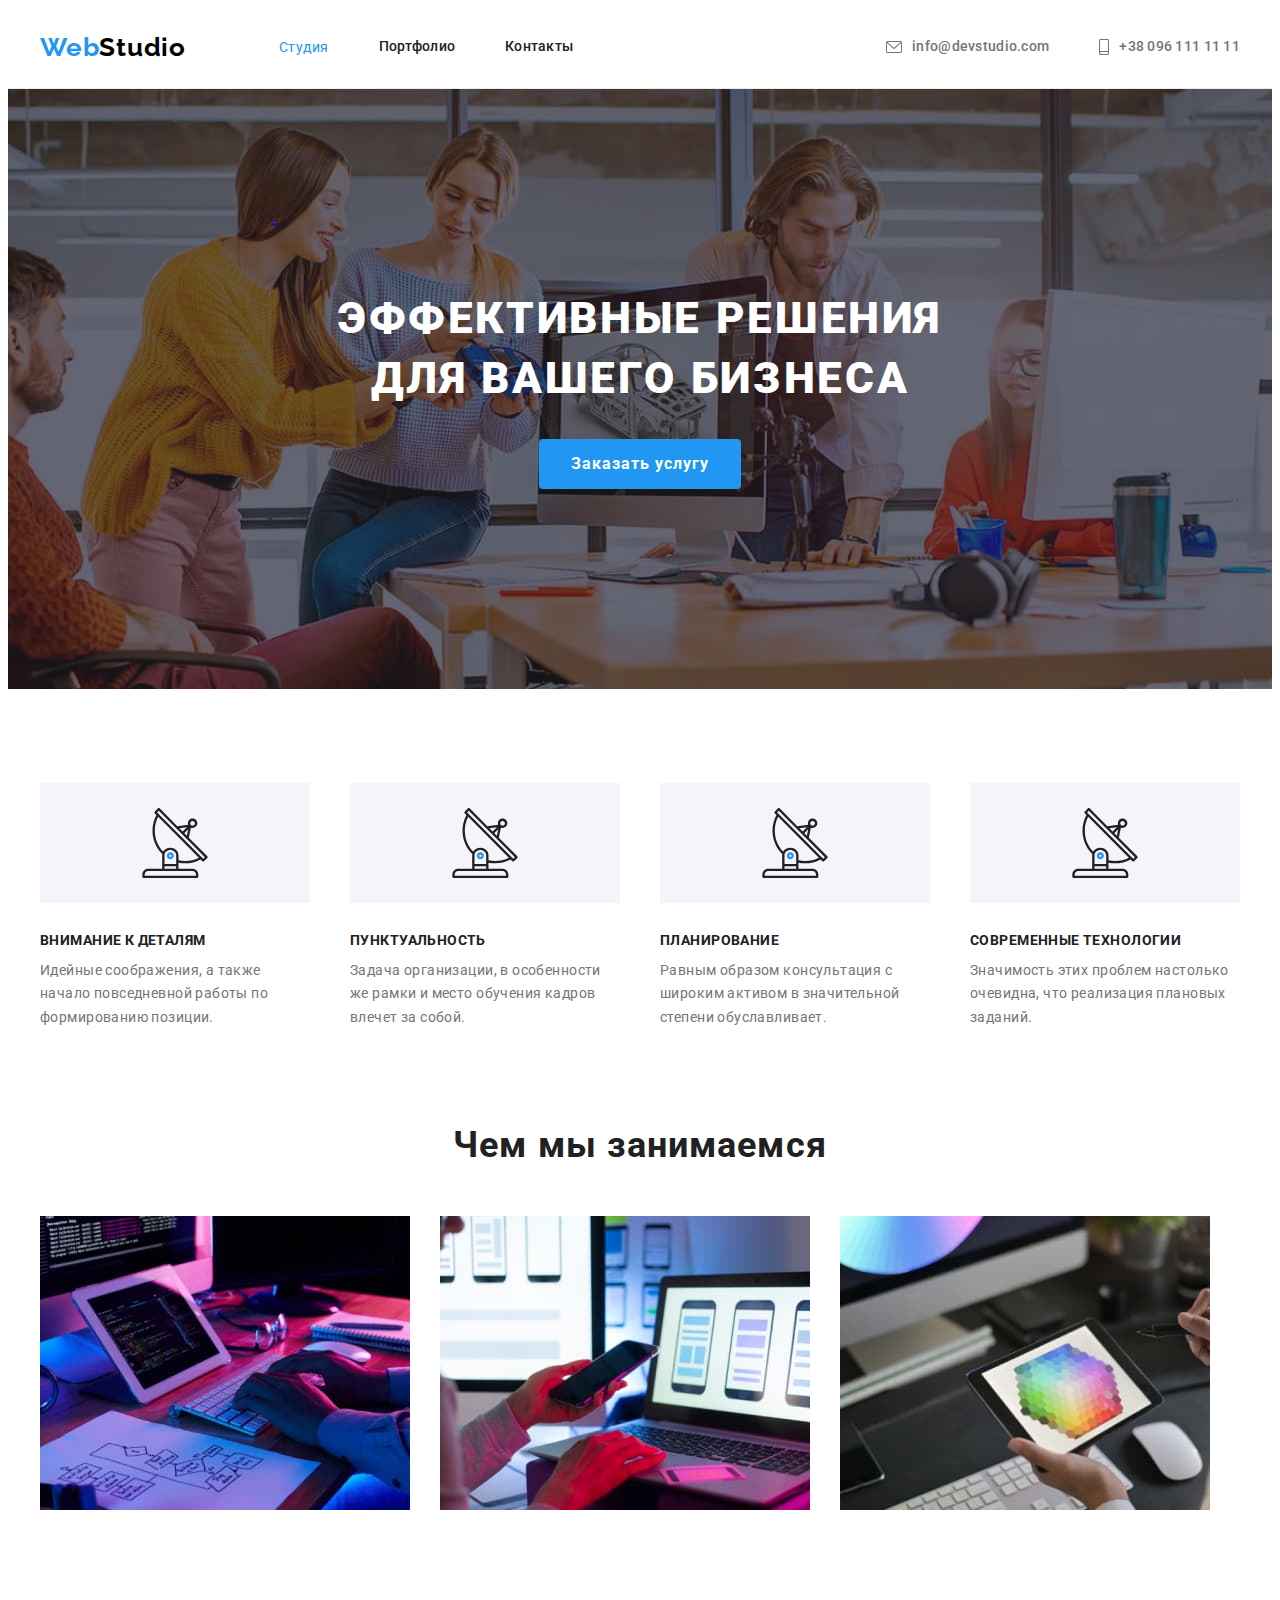
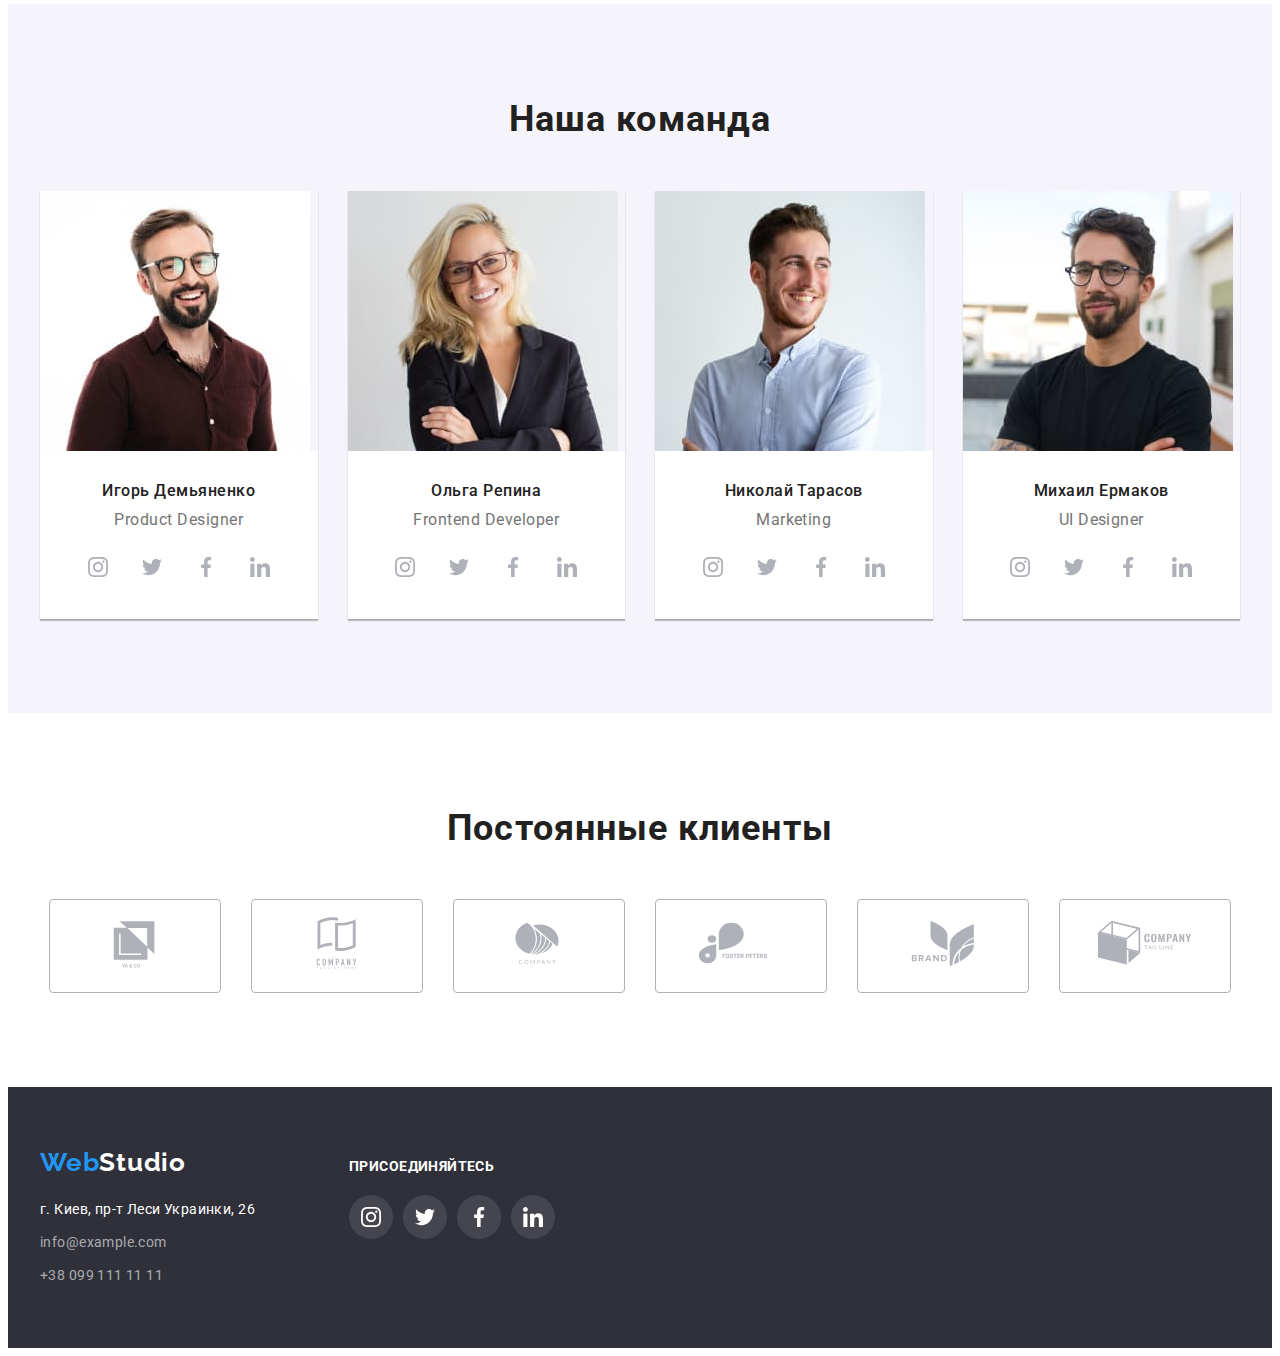
<file: index.html>
<!DOCTYPE html>
<html lang="ru">

<head>
  <meta charset="UTF-8">
  <meta http-equiv="X-UA-Compatible" content="IE=edge">
  <meta name="viewport" content="width=device-width, initial-scale=1.0">
  <title>Document</title>
  <link rel="preconnect" href="https://fonts.googleapis.com">
  <link rel="preconnect" href="https://fonts.gstatic.com" crossorigin>
  <link href="https://fonts.googleapis.com/css2?family=Raleway:wght@700&family=Roboto:wght@400;500;700;900&display=swap"
    rel="stylesheet">
  <link rel="stylesheet" href="https://cdnjs.cloudflare.com/ajax/libs/modern-normalize/1.1.0/modern-normalize.min.css"
    integrity="sha512-wpPYUAdjBVSE4KJnH1VR1HeZfpl1ub8YT/NKx4PuQ5NmX2tKuGu6U/JRp5y+Y8XG2tV+wKQpNHVUX03MfMFn9Q=="
    crossorigin="anonymous" referrerpolicy="no-referrer" />
  <link rel="stylesheet" href="./css/styles.css">
</head>

<body>
  <header>
    <div class="conteiner header-conteiner">
      <nav class="header-nav">
        <a class="logo" href="">Web<span class="header-logo-accent">Studio</span></a>
        <ul class="header-nav-link">
          <li><a class="header-link-current" href="">Студия</a></li>
          <li><a class="header-link" href="./portfolio.html">Портфолио</a></li>
          <li><a class="header-link" href="">Контакты</a></li>
        </ul>
      </nav>
        <div class="header-contact">
          <ul class="header-contact-list">
            <li class="header-contact-item">
              <a class="header-contact-link" href="mailto:info@devstudio.com">
                <svg class="header-contact-icon" width="16" height="12">
                  <use href="./images/icons.svg#icon-envelope" width="16"></use>
                </svg>
                info@devstudio.com</a></li>
            <li class="header-contact-item">
              
              <a class="header-contact-link" href="+380961111111">
                <svg class="header-contact-icon" width="10" height="16">
                  <use href="./images/icons.svg#icon-smartphone"></use>
                </svg>
                +38 096 111 11 11</a>
            </li>
          </ul>
        </div>  
    </div>
  </header>
  
  <main>
    <section class="hero">
      <div class="conteiner">
        <h1 class="main-titele">Эффективные решения<br /> для вашего бизнеса</h1>
        <button type="button" class="hero-btn">Заказать услугу</button>
      </div>
    </section>
    <section class="section features">
      <h2 class="title features-title">Наши главные особенности</h2>
      <div class="conteiner features-conteiner">  
        <ul class="features-list">
          <li class="features-item">
            <div class="features-icon-item">
              <svg class="features-icon">
                <use href="./images/icons.svg#icon-antenna"></use>
              </svg>
            </div>
            <h3 class="features-title-item">Внимание к деталям</h3>
            <p class="features-text-item">Идейные соображения, а также начало повседневной работы по формированию позиции.
            </p>
          </li>
          <li class="features-item">
            <div class="features-icon-item">
              <svg class="features-icon">
                <use href="./images/icons.svg#icon-antenna"></use>
              </svg>
            </div>
            <h3 class="features-title-item">Пунктуальность</h3>
            <p class="features-text-item">Задача организации, в особенности же рамки и место обучения кадров влечет за
              собой.</p>
          </li>
          <li class="features-item">
            <div class="features-icon-item">
              <svg class="features-icon">
                <use href="./images/icons.svg#icon-antenna"></use>
              </svg>
            </div>
            <h3 class="features-title-item">Планирование</h3>
            <p class="features-text-item">Равным образом консультация с широким активом в значительной степени
              обуславливает.</p>
          </li>
          <li class="features-item">
            <div class="features-icon-item">
              <svg class="features-icon">
                <use href="./images/icons.svg#icon-antenna"></use>
              </svg>
            </div>
            <h3 class="features-title-item">Современные технологии</h3>
            <p class="features-text-item">Значимость этих проблем настолько очевидна, что реализация плановых заданий.</p>
          </li>
        </ul>
      </div>
    </section>
    <section class="section our-work">
      <div class="conteiner">
        <h2 class="our-work-title">Чем мы занимаемся</h2>
        <ul class="our-work-img">
          <li><img src="./images/What-are-we-doing1.jpg" alt="пишет код" width="370" height="294"></li>
          <li><img src="./images/What-are-we-doing2.jpg" alt="сидит за ноутбуком с телефоном в руке" width="370"
              height="294"></li>
          <li><img src="./images/What-are-we-doing3.jpg" alt="работает на планшете" width="370" height="294"></li>
        </ul>
      </div>
    </section>
    <section class="section our-team">
      <div class="conteiner">
        <h2 class="our-team-title">Наша команда</h2>
        <ul class="our-team-list">
          <li class="our-team-item">
            <img src="./images/our_team/igor.jpg" alt="фото игоря" width="270" height="260">
            <div class="our-team-card-text">
              <h3 class="our-team-name">Игорь Демьяненко</h3>
              <p lang="en" class="our-team-proffetions">Product Designer</p>
              <ul class="our-team-socials-list">
                <li class="our-team-socials-item">
                  <a href="" class="our-team-socials-link">
                    <svg class="our-team-socials-icon">
                      <use href="./images/icons.svg#icon-instagram"></use>
                    </svg>
                  </a>
                </li>
                <li class="our-team-socials-item">
                  <a href="" class="our-team-socials-link">
                    <svg class="our-team-socials-icon">
                      <use href="./images/icons.svg#icon-twitter"></use>
                    </svg>
                  </a>
                </li>
                <li class="our-team-socials-item">
                  <a href="" class="our-team-socials-link">
                    <svg class="our-team-socials-icon">
                      <use href="./images/icons.svg#icon-facebook"></use>
                    </svg>
                  </a>
                </li>
                <li class="our-team-socials-item">
                  <a href="" class="our-team-socials-link">
                    <svg class="our-team-socials-icon">
                      <use href="./images/icons.svg#icon-linkedin-1"></use>
                    </svg>
                  </a>
                </li>
              </ul>
            </div> 
          </li>
          <li class="our-team-item">
            <img src="./images/our_team/olga.jpg" alt="фото ольги" width="270" height="260">
            <div class="our-team-card-text">
              <h3 class="our-team-name">Ольга Репина</h3>
              <p lang="en" class="our-team-proffetions">Frontend Developer</p>
              <ul class="our-team-socials-list">
                <li class="our-team-socials-item">
                  <a href="" class="our-team-socials-link">
                    <svg class="our-team-socials-icon">
                      <use href="./images/icons.svg#icon-instagram"></use>
                    </svg>
                  </a>
                </li>
                <li class="our-team-socials-item">
                  <a href="" class="our-team-socials-link">
                    <svg class="our-team-socials-icon">
                      <use href="./images/icons.svg#icon-twitter"></use>
                    </svg>
                  </a>
                </li>
                <li class="our-team-socials-item">
                  <a href="" class="our-team-socials-link">
                    <svg class="our-team-socials-icon">
                      <use href="./images/icons.svg#icon-facebook"></use>
                    </svg>
                  </a>
                </li>
                <li class="our-team-socials-item">
                  <a href="" class="our-team-socials-link">
                    <svg class="our-team-socials-icon">
                      <use href="./images/icons.svg#icon-linkedin-1"></use>
                    </svg>
                  </a>
                </li>
              </ul>
            </div>      
          </li>
          <li class="our-team-item">
            <img src="./images/our_team/nikolay.jpg" alt="фото николая" width="270" height="260">
            <div class="our-team-card-text">
              <h3 class="our-team-name">Николай Тарасов</h3>
              <p lang="en" class="our-team-proffetions">Marketing</p>
              <ul class="our-team-socials-list">
                <li class="our-team-socials-item">
                  <a href="" class="our-team-socials-link">
                    <svg class="our-team-socials-icon">
                      <use href="./images/icons.svg#icon-instagram"></use>
                    </svg>
                  </a>
                </li>
                <li class="our-team-socials-item">
                  <a href="" class="our-team-socials-link">
                    <svg class="our-team-socials-icon">
                      <use href="./images/icons.svg#icon-twitter"></use>
                    </svg>
                  </a>
                </li>
                <li class="our-team-socials-item">
                  <a href="" class="our-team-socials-link">
                    <svg class="our-team-socials-icon">
                      <use href="./images/icons.svg#icon-facebook"></use>
                    </svg>
                  </a>
                </li>
                <li class="our-team-socials-item">
                  <a href="" class="our-team-socials-link">
                    <svg class="our-team-socials-icon">
                      <use href="./images/icons.svg#icon-linkedin-1"></use>
                    </svg>
                  </a>
                </li>
              </ul>
            </div>           
          </li>
          <li class="our-team-item">
            <img src="./images/our_team/mihail.jpg" alt="фото михаила" width="270" height="260">
            <div class="our-team-card-text"><h3 class="our-team-name">Михаил Ермаков</h3>
            <p lang="en" class="our-team-proffetions">UI Designer</p>
            <ul class="our-team-socials-list">
              <li class="our-team-socials-item">
                <a href="" class="our-team-socials-link">
                  <svg class="our-team-socials-icon">
                    <use href="./images/icons.svg#icon-instagram"></use>
                  </svg>
                </a>
              </li>
              <li class="our-team-socials-item">
                <a href="" class="our-team-socials-link">
                  <svg class="our-team-socials-icon">
                    <use href="./images/icons.svg#icon-twitter"></use>
                  </svg>
                </a>
              </li>
              <li class="our-team-socials-item">
                <a href="" class="our-team-socials-link">
                  <svg class="our-team-socials-icon">
                    <use href="./images/icons.svg#icon-facebook"></use>
                  </svg>
                </a>
              </li>
              <li class="our-team-socials-item">
                <a href="" class="our-team-socials-link">
                  <svg class="our-team-socials-icon">
                    <use href="./images/icons.svg#icon-linkedin-1"></use>
                  </svg>
                </a>
              </li>
            </ul>
          </div>
          </li>
        </ul>
      </div>
    </section>
    <section class="section clients">
      <div class="conteiner clients-conteiner">
        <h2 class="clients-title">Постоянные клиенты</h2>
        <ul class="clients-list">
          <li class="clients-item">
            <a href="" class="clients-link">              
                <svg class="clients-icon">
                  <use href="./images/icons.svg#icon-customer-1"></use>
                </svg>              
            </a>
          </li>
          <li class="clients-item">
            <a href="" class="clients-link">              
                <svg class="clients-icon">
                  <use href="./images/icons.svg#icon-customer-2"></use>
                </svg>             
            </a>
          </li>
          <li class="clients-item">
            <a href="" class="clients-link">             
                <svg class="clients-icon">
                  <use href="./images/icons.svg#icon-customer-3"></use>
                </svg>             
            </a>
          </li>
          <li class="clients-item">
            <a href="" class="clients-link">              
                <svg class="clients-icon">
                  <use href="./images/icons.svg#icon-customer-4"></use>
                </svg>            
            </a>
          </li>
          <li class="clients-item">
            <a href="" class="clients-link">            
                <svg class="clients-icon">
                  <use href="./images/icons.svg#icon-customer-5"></use>
                </svg>             
            </a>
          </li>
          <li class="clients-item">
            <a href="" class="clients-link">            
                <svg class="clients-icon">
                  <use href="./images/icons.svg#icon-customer-6"></use>
                </svg>
            </a>
          </li>
        </ul>
      </div>
    </section>
  </main>
  <footer>
    <div class="conteiner footer-conteiner">
      <div class="footer-nav">
        <a class="logo" href="">Web<span class="footer-logo-accent">Studio</span></a>
        <address class="address">
          <ul class="address-list">
            <li><a class="address-link" href="https://goo.gl/maps/uUomb9TQHdd4bi6o7">г. Киев, пр-т Леси Украинки, 26</a>
            </li>
            <li><a class="address-contact-link" href="mailto:info@example.com">info@example.com</a></li>
            <li><a class="address-contact-link" href="+380991111111">+38 099 111 11 11</a></li>
          </ul>
        </address>
      </div>
      <div class="footer-socials">
        <p class="footer-socials-title">присоединяйтесь</p>
        <ul class="footer-socials-list">
            <li class="footer-socials-item">
              <a href="" class="footer-socials-link">
                <svg class="footer-socials-icon">
                  <use href="./images/icons.svg#icon-instagram"></use>
                </svg>
              </a>
            </li>
            <li class="footer-socials-item">
              <a href="" class="footer-socials-link">
                <svg class="footer-socials-icon">
                  <use href="./images/icons.svg#icon-twitter"></use>
                </svg>
              </a>
            </li>
            <li class="footer-socials-item">
              <a href="" class="footer-socials-link">
                <svg class="footer-socials-icon">
                  <use href="./images/icons.svg#icon-facebook"></use>
                </svg>
              </a>
            </li>
            <li class="footer-socials-item">
              <a href="" class="footer-socials-link">
                <svg class="footer-socials-icon">
                  <use href="./images/icons.svg#icon-linkedin-1"></use>
                </svg>
              </a>
            </li>
        </ul>
      </div>
    </div>
  </footer>
</body>

</html>
</file>
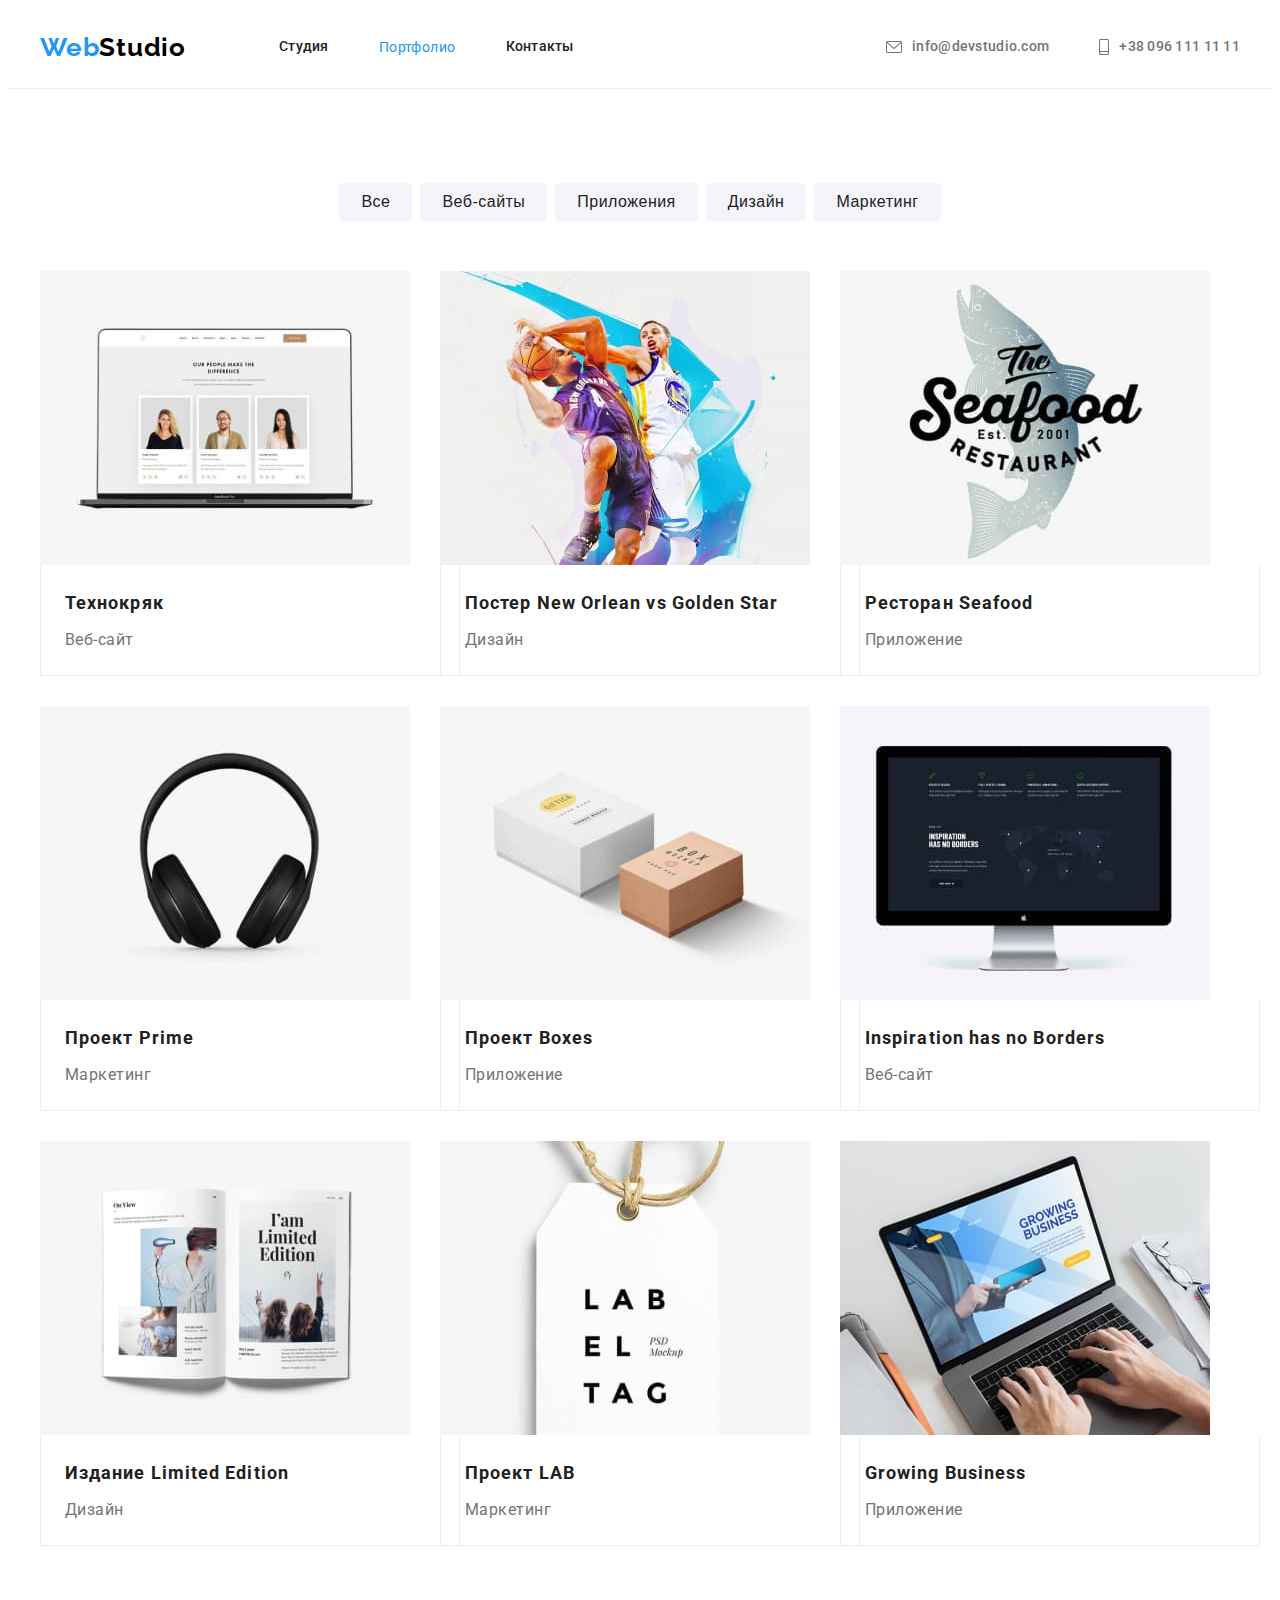
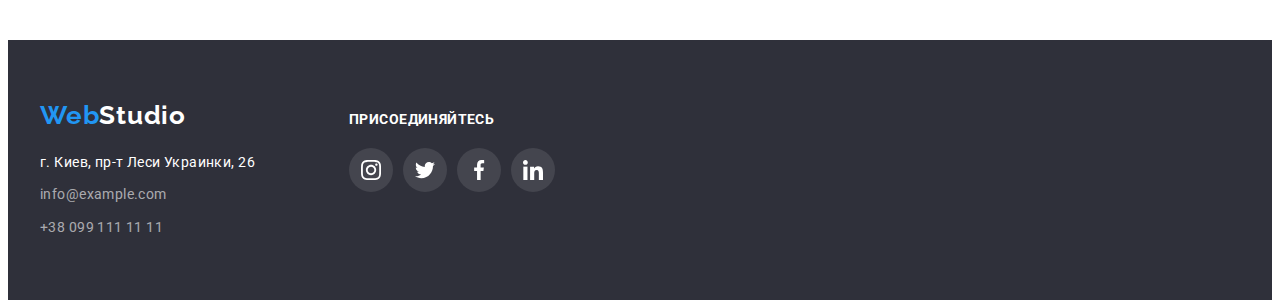
<file: portfolio.html>
<!DOCTYPE html>
<html lang="ru">

<head>
  <meta charset="UTF-8">
  <meta http-equiv="X-UA-Compatible" content="IE=edge">
  <meta name="viewport" content="width=device-width, initial-scale=1.0">
  <title>Document</title>
  <link rel="preconnect" href="https://fonts.googleapis.com">
  <link rel="preconnect" href="https://fonts.gstatic.com" crossorigin>
  <link href="https://fonts.googleapis.com/css2?family=Raleway:wght@700&family=Roboto:wght@400;500;700;900&display=swap"
    rel="stylesheet">
  <link rel="stylesheet" href="https://cdnjs.cloudflare.com/ajax/libs/modern-normalize/1.1.0/modern-normalize.min.css"
    integrity="sha512-wpPYUAdjBVSE4KJnH1VR1HeZfpl1ub8YT/NKx4PuQ5NmX2tKuGu6U/JRp5y+Y8XG2tV+wKQpNHVUX03MfMFn9Q=="
    crossorigin="anonymous" referrerpolicy="no-referrer" />
  <link rel="stylesheet" href="./css/styles.css">
</head>

<body>
  <header>
    <div class="conteiner header-conteiner">
      <nav class="header-nav">
        <a class="logo" href="">Web<span class="header-logo-accent">Studio</span></a>
        <ul class="header-nav-link">
          <li><a class="header-link" href="./index.html">Студия</a></li>
          <li><a class="header-link-current" href="">Портфолио</a></li>
          <li><a class="header-link" href="">Контакты</a></li>
        </ul>
      </nav>
    <div class="header-contact">
      <ul class="header-contact-list">
        <li class="header-contact-item">          
          <a class="header-contact-link" href="mailto:info@devstudio.com">
            <svg class="header-contact-icon" width="16" height="12">
              <use href="./images/icons.svg#icon-envelope"></use>
            </svg>
            info@devstudio.com</a>
        </li>
        <li class="header-contact-item">         
          <a class="header-contact-link" href="+380961111111">
            <svg class="header-contact-icon" width="10" height="16">
              <use href="./images/icons.svg#icon-smartphone"></use>
            </svg>
            +38 096 111 11 11</a>
        </li>
      </ul>
    </div>
    </div>
  </header>

  <main>
    <section class="section portfolio">
      <div class="conteiner">
        <h1 class="portfolio-title">Портфолио</h1>
        <ul class="portfolio-filtr">
          <li><button type="button" class="portfolio-filtr-btn">Все</button></li>
          <li><button type="button" class="portfolio-filtr-btn">Веб-сайты</button></li>
          <li><button type="button" class="portfolio-filtr-btn">Приложения</button></li>
          <li><button type="button" class="portfolio-filtr-btn">Дизайн</button></li>
          <li><button type="button" class="portfolio-filtr-btn">Маркетинг</button></li>
        </ul>

        <ul class="portfolio-item">
          <li class="portfolio-item-content">
            <a class="portfolio-item-img" href="">
              <img src="./images/projects-img/technochryak.jpg" alt="Технохряки" width="370" height="294">
              <div class="portfolio-item-text">
                <h2 class="portfolio-item-title">Технокряк</h2>
                <p class="portfolio-filtr-item">Веб-сайт</p>
              </div>           
            </a>
          </li>
          <li class="portfolio-item-content">
            <a class="portfolio-item-img" href="">
              <img src="./images/projects-img/poster-new-orlean.jpg" alt="Постер баскетбола" width="370" height="294">
              <div class="portfolio-item-text">
                <h2 class="portfolio-item-title">Постер <span lang="en"></span>New Orlean vs Golden Star</h2>
                <p class="portfolio-filtr-item">Дизайн</p>
              </div>          
            </a>
          </li>
          <li class="portfolio-item-content">
            <a class="portfolio-item-img" href="">
              <img src="./images/projects-img/restaurant-seafood-logo.jpg" alt="Логотип ресторана" width="370"
                height="294">
              <div class="portfolio-item-text">
                <h2 class="portfolio-item-title">Ресторан <span lang="en">Seafood</span></h2>
                <p class="portfolio-filtr-item">Приложение</p>
              </div>            
            </a>
          </li>
          <li class="portfolio-item-content">
            <a class="portfolio-item-img" href="">
              <img src="./images/projects-img/project-prime.jpg" alt="Наушники" width="370" height="294">
              <div class="portfolio-item-text">
                <h2 class="portfolio-item-title">Проект <span lang="en">Prime</span></h2>
                <p class="portfolio-filtr-item">Маркетинг</p>
              </div>       
            </a>
          </li>
          <li class="portfolio-item-content">
            <a class="portfolio-item-img" href="">
              <img src="./images/projects-img/project-boxes.jpg" alt="Две коробки" width="370" height="294">
              <div class="portfolio-item-text">
                <h2 class="portfolio-item-title">Проект <span lang="en">Boxes</span></h2>
                <p class="portfolio-filtr-item">Приложение</p>
              </div>         
            </a>
          </li>
          <li class="portfolio-item-content">
            <a class="portfolio-item-img" href="">
              <img src="./images/projects-img/inspiration-has-no-borders.jpg" alt="Монитор" width="370" height="294">
              <div class="portfolio-item-text">
                <h2 class="portfolio-item-title"><span lang="en">Inspiration has no Borders</span></h2>
                <p class="portfolio-filtr-item">Веб-сайт</p>
              </div>          
            </a>
          </li>
          <li class="portfolio-item-content">
            <a class="portfolio-item-img" href="">
              <img src="./images/projects-img/limited-edition.jpg" alt="Раскрытая книга" width="370" height="294">
              <div class="portfolio-item-text">
                <h2 class="portfolio-item-title">Издание <span lang="en">Limited Edition</span></h2>
                <p class="portfolio-filtr-item">Дизайн</p>
              </div>          
            </a>
          </li>
          <li class="portfolio-item-content">
            <a class="portfolio-item-img" href="">
              <img src="./images/projects-img/project-lab.jpg" alt="Лабораторная бирка" width="370" height="294">
              <div class="portfolio-item-text">
                <h2 class="portfolio-item-title">Проект <span lang="en">LAB</span></h2>
                <p class="portfolio-filtr-item">Маркетинг</p>
              </div>          
            </a>
          </li>
          <li class="portfolio-item-content">
            <a class="portfolio-item-img" href="">
              <img src="./images/projects-img/growing-business.jpg" alt="Печатает на клавиатуре ноутбука" width="370"
                height="294">
              <div class="portfolio-item-text">
                <h2 class="portfolio-item-title"><span lang="en">Growing Business</span></h2>
                <p class="portfolio-filtr-item">Приложение</p>
              </div>
            </a>
          </li>
        </ul>
      </div>
    </section>

  </main>

  <footer>
    <div class="conteiner footer-conteiner">
      <div class="footer-nav">
        <a class="logo" href="">Web<span class="footer-logo-accent">Studio</span></a>
        <address class="address">
          <ul class="address-list">
            <li><a class="address-link" href="https://goo.gl/maps/uUomb9TQHdd4bi6o7">г. Киев, пр-т Леси Украинки, 26</a>
            </li>
            <li><a class="address-contact-link" href="mailto:info@example.com">info@example.com</a></li>
            <li><a class="address-contact-link" href="+380991111111">+38 099 111 11 11</a></li>
          </ul>
        </address>
      </div>
      <div class="footer-socials">
        <p class="footer-socials-title">присоединяйтесь</p>
        <ul class="footer-socials-list">
          <li class="footer-socials-item">
            <a href="" class="footer-socials-link">
              <svg class="footer-socials-icon">
                <use href="./images/icons.svg#icon-instagram"></use>
              </svg>
            </a>
          </li>
          <li class="footer-socials-item">
            <a href="" class="footer-socials-link">
              <svg class="footer-socials-icon">
                <use href="./images/icons.svg#icon-twitter"></use>
              </svg>
            </a>
          </li>
          <li class="footer-socials-item">
            <a href="" class="footer-socials-link">
              <svg class="footer-socials-icon">
                <use href="./images/icons.svg#icon-facebook"></use>
              </svg>
            </a>
          </li>
          <li class="footer-socials-item">
            <a href="" class="footer-socials-link">
              <svg class="footer-socials-icon">
                <use href="./images/icons.svg#icon-linkedin-1"></use>
              </svg>
            </a>
          </li>
        </ul>
      </div>
    </div>
  </footer>
</body>
</file>
<file: css/styles.css>
:root {
  --body-backgr-color: #ffffff;
  --basic-text-color: #757575;
  --secondary-text-color: #ffffff;
  --main-title-color: #ffffff;
  --basic-title-color: #212121;
  --secondary-titele-color: #000000;
  --accent-color: #2196f3;
  --header-link-color: #212121;
  --header-hover-color: #2196f3;
  --header-logo-color: #000000;
  --header-contact-color: #757575;
  --header-backgr-color: #ffffff;
  --btn-color: #f5f4fa;
  --btn-text-color: #212121;
  --btn--backgr-color: #2196f3;
  --secondary-btn-color: #ffffff;
  --footer-logo-accent-color: #ffffff;
  --footer-backgr-color: #2f303a;
  --footer-address-color: #ffffff;
  --footer-contact-color: rgba(255, 255, 255, 0.6);
  --hero-backgr-color: #2f303a;
  --our-team-backgr-color: #f5f4fa;
  --our-team-cards-backgr-color: #ffffff;
  --primary--link-color: #ffffff;
  --features-icon-bg-color: #f5f4fa;
  --clients-color: #afb1b8;
}

p,
h1,
h2,
h3,
h4,
h5,
h6 {
  margin: 0;
}
ul {
  margin: 0;
  padding: 0;
}
button {
  cursor: pointer;
}
img {
  display: block;
}
body {
  font-family: "Roboto", sans-serif;
  font-size: 14px;
  letter-spacing: 00.03em;
  color: var(--basic-text-color);
  background-color: var(--body-backgr-color);
}
ul {
  list-style: none;
}
a {
  text-decoration: none;
}
.section {
  padding-top: 94px;
  padding-bottom: 94px;
}
.conteiner {
  width: 1200px;
  padding-left: 15px;
  padding-right: 15px;
  margin: 0 auto;
  /* outline: 2px solid red; */
}

/* ---------HEADER--------- */
header {
  background-color: var(--header-backgr-color);
  padding-top: 24px;
  padding-bottom: 25px;
  border-bottom: 1px solid #ececec;
}
.header-conteiner {
  display: flex;
  align-items: center;
  justify-content: space-between;
}

.header-nav {
  display: flex;
}
.header-contact {
  display: flex;
}
.header-contact-list {
  display: flex;
}

.logo {
  margin-right: 93px;

  font-family: "Raleway";
  font-weight: 700;
  font-size: 26px;
  line-height: 1.19;
  vertical-align: Top;
  letter-spacing: 0.03em;
  color: var(--accent-color);
}

.header-nav-link {
  display: flex;
  align-items: center;
}

.header-logo-accent {
  color: var(--header-logo-color);
}
.header-nav-link .header-link {
  font-style: inherit;
  font-weight: 500;
  font-size: 14px;
  line-height: 1.14;
  vertical-align: Top;
  letter-spacing: 0.02em;
  color: var(--header-link-color);
}

.header-nav-link :not(:last-child) {
  margin-right: 50px;
}

.header-link:hover {
  color: var(--header-hover-color);
}
.header-link:focus {
  color: var(--header-hover-color);
}
.header-link-current {
  color: var(--accent-color);
}
.header-contact-link + .header-contact-link {
  margin-right: 50px;
}
.header-contact-list :not(:last-child) {
  margin-right: 50px;
}
.header-contact-item {
  color: var(--header-contact-color);
}
.header-contact-link {
  display: flex;
  align-items: center;
  justify-content: center;
  cursor: pointer;
  font-style: inherit;
  font-weight: 500;
  font-size: 14px;
  line-height: 1.14;
  letter-spacing: 0.02em;
  color: inherit;
}
.header-contact-item:hover {
  color: var(--header-hover-color);
}
.header-contact-item:focus {
  color: var(--header-hover-color);
}
.header-contact-item .header-contact-icon {
  margin-right: 10px;
  fill: currentColor;
}
/* ---------HERO----------- */
.hero {
  align-items: center;
  text-align: center;
  background-color: var(--hero-backgr-color);
  background-image: linear-gradient(
      rgba(47, 48, 58, 0.4),
      rgba(47, 48, 58, 0.4)
    ),
    url(../images/hero-bg.jpg);
  background-repeat: no-repeat;
  background-position: center;
  background-size: cover;
  padding-top: 200px;
  padding-bottom: 200px;
  max-width: 1600px;
  height: auto;
  margin: 0 auto;
}
.main-titele {
  /* background-color: var(--basic-text-color); */
  font-weight: 900;
  font-size: 44px;
  line-height: 1.36;
  letter-spacing: 0.06em;
  text-transform: uppercase;
  color: var(--main-title-color);
  margin-bottom: 30px;
}
.hero-btn {
  min-width: 200px;
  height: 50px;
  border-radius: 4px;
  border: none;
  margin: 0 auto;
  padding: 10px 32px;
  font-family: inherit;
  font-weight: 700;
  font-size: 16px;
  line-height: 1.87;
  display: flex;
  letter-spacing: 0.06em;
  color: var(--secondary-btn-color);
  background-color: var(--btn--backgr-color);
  cursor: pointer;
}
/* --------FEATURES-------- */
.features-conteiner {
  padding-bottom: 0;
}
.features-icon-item {
  width: 270px;
  height: 120px;
  display: flex;
  align-items: center;
  justify-content: center;
  margin-bottom: 30px;
  background-color: var(--features-icon-bg-color);
}
.features-icon {
  width: 70px;
  height: 70px;
}
.features-title {
  display: none;
}
.features-list {
  display: flex;
  justify-content: space-between;
}
.features-item :not(:last-child) {
  margin-right: 30px;
}
.features-item {
  width: 270px;
  /* height: 251px; */
}
.conteiner .features-title-item {
  font-weight: 700;
  font-size: 14px;
  line-height: 1.14;
  letter-spacing: 0.03em;
  text-transform: uppercase;
  color: var(--basic-title-color);
  margin-bottom: 10px;
}
.features-text-item {
  font-size: 14px;
  line-height: 1.71;
  letter-spacing: 0.03em;
  color: var(--basic-text-color);
}
/* WHAT ARE WE DOING & OUR TEAM*/
.our-work {
  padding-top: 0;
}
.our-work-img {
  display: flex;
}
.our-work-img :not(:last-child) {
  margin-right: 30px;
}

.our-work-title,
.our-team-title {
  font-weight: 700;
  font-size: 36px;
  line-height: 1.17;
  text-align: center;
  letter-spacing: 0.03em;
  color: var(--basic-title-color);
  margin-bottom: 50px;
}
.our-team {
  background-color: var(--our-team-backgr-color);
}
.our-team-list {
  display: flex;
}
.our-team-item {
  width: calc((100% - 90px) / 4);

  box-shadow: 0 2px 1px 0 rgba(00, 00, 00, 0.2),
    0 1px 1px 0 rgba(00, 00, 00, 0.14);
}
.our-team-item:not(:last-child) {
  margin-right: 30px;
}
.our-team-name {
  font-weight: 500;
  font-size: 16px;
  line-height: 1.19;
  text-align: center;
  letter-spacing: 0.03em;
  color: var(--basic-title-color);
  margin-bottom: 10px;
}
.our-team-proffetions {
  margin-bottom: 16px;
  font-size: 16px;
  line-height: 1.19;
  text-align: center;
  letter-spacing: 0.03em;
  color: var(--basic-text-color);
}
.our-team-card-text {
  background-color: var(--our-team-cards-backgr-color);
  padding-top: 30px;
  padding-bottom: 30px;
}
.our-team-socials-list {
  display: flex;
  justify-content: center;
}
.our-team-socials-link {
  width: 44px;
  height: 44px;
  color: #afb1b8;
  border-radius: 50%;
  display: flex;
  align-items: center;
  justify-content: center;
}
.our-team-socials-link:hover,
.our-team-socials-link:focus {
  color: var(--primary--link-color);
  background-color: var(--accent-color);
}
.our-team-socials-item + .our-team-socials-item {
  margin-left: 10px;
}
.our-team-socials-icon {
  width: 20px;
  height: 20px;
  fill: currentColor;
}

/* -----------CLIENTS--------- */
.conteiner.clients-conteiner {
  text-align: center;
  /* align-items: center; */
}
.clients-title {
  margin-bottom: 50px;
  font-family: Roboto;
  font-style: normal;
  font-weight: 700;
  font-size: 36px;
  line-height: 1.17;
  text-align: center;
  letter-spacing: 0.03em;
  color: var(--basic-title-color);
}
.clients-list {
  display: flex;
  justify-content: center;
  align-items: center;
}
.clients-item {
  width: 170px;
  height: 92px;
  border: 1px solid var(--clients-color);
  border-radius: 4px;
  display: flex;
  justify-content: center;
  align-items: center;
  color: var(--clients-color);
}
.clients-item + .clients-item {
  margin-left: 30px;
}
.clients-item:hover,
.clients-item:focus {
  color: var(--accent-color);
  border: 1px solid var(--accent-color);
}
.clients-link {
  color: inherit;
}
.clients-icon {
  width: 106px;
  height: 60px;

  fill: currentColor;
}
/* ---------FOOTER--------- */
footer {
  background: var(--footer-backgr-color);
  padding-top: 60px;
  padding-bottom: 60px;
}
.footer-conteiner {
  display: flex;
  align-items: baseline;
}
.footer-nav {
  margin-right: 70px;
}
.logo {
  display: block;
}
.footer-logo-accent {
  color: var(--footer-logo-accent-color);
}
.address {
  margin-top: 20px;
  font-style: normal;
}

.address-contact-link {
  display: inline-block;
  margin-top: 9px;
  font-style: inherit;
  font-size: 14px;
  line-height: 1.71;
  letter-spacing: 0.03em;
  color: var(--footer-contact-color);
}
.address .address-link {
  font-family: inherit;
  font-style: normal;
  font-size: 14px;
  line-height: 1.71;
  letter-spacing: 0.03em;
  color: var(--footer-address-color);
}
.footer-socials {
  width: 206px;
  height: 80px;
}
.footer-socials-title {
  margin-bottom: 20px;
  font-weight: 700;
  font-size: 14px;
  line-height: 1.14;
  letter-spacing: 0.03em;
  text-transform: uppercase;
  color: var(--footer-address-color);
}
.footer-socials-list {
  display: flex;
}
.footer-socials-link {
  width: 44px;
  height: 44px;
  border-radius: 50%;
  display: flex;
  align-items: center;
  justify-content: center;
  color: var(--footer-address-color);
  background-color: rgba(255, 255, 255, 0.1);
}
.footer-socials-link:focus,
.footer-socials-link:hover {
  background-color: var(--accent-color);
}
.footer-socials-item + .footer-socials-item {
  margin-left: 10px;
}
.footer-socials-icon {
  width: 20px;
  height: 20px;
  fill: currentColor;
}
/*---------PORTFOLIO--------- */

.portfolio-title {
  display: none;
}
.portfolio-filtr {
  display: flex;
  justify-content: center;
  margin-right: -8px;
  margin-bottom: 50px;
}
.portfolio-filtr-btn {
  margin-right: 8px;
}
.portfolio-item {
  display: flex;
  flex-wrap: wrap;
  /* margin-right: -30px; */
  margin-bottom: -30px;
  width: inherit;
}
.portfolio-item-content {
  width: calc(100% / 3 - 30px);
}
.portfolio-item-img {
  display: block;
}
.portfolio-item-img:hover,
.portfolio-item-img:focus {
  box-shadow: 0 4px 4px 0 rgba(00, 00, 00, 0.25);
}
.portfolio-item-text {
  padding: 20px 24px;
  border-left: 1px solid #eeeeee;
  border-right: 1px solid #eeeeee;
  border-bottom: 1px solid #eeeeee;
}
.portfolio-filtr-btn {
  padding: 6px 22px;
  border-radius: 4px;
  border: none;
  font-style: inherit;
  font-weight: 500;
  font-size: 16px;
  line-height: 1.62;
  text-align: center;
  letter-spacing: 0.03em;
  color: var(--btn-text-color);
  background-color: var(--btn-color);
  cursor: pointer;
}
.portfolio-filtr-btn:hover,
.portfolio-filtr-btn:focus {
  color: var(--secondary-btn-color);
  background-color: var(--accent-color);
  box-shadow: 0 2px 2px 0 rgba(00, 00, 00, 0.12),
    0 1px 2px 0 rgba(00, 00, 00, 0.08);
}

.portfolio-item-content {
  margin-right: 30px;
  margin-bottom: 30px;
}
.portfolio-item-content:nth-child(3n) {
  margin-right: 0;
}
.portfolio-item-title {
  display: inline-block;
  font-weight: 700;
  font-size: 18px;
  line-height: 2;
  letter-spacing: 0.06em;
  color: var(--basic-title-color);
  margin-bottom: 4px;
}
.portfolio-item-text {
  width: 370px;
}
.portfolio-filtr-item {
  font-size: 16px;
  line-height: 1.87;
  letter-spacing: 0.03em;

  color: var(--basic-text-color);
}
</file>
